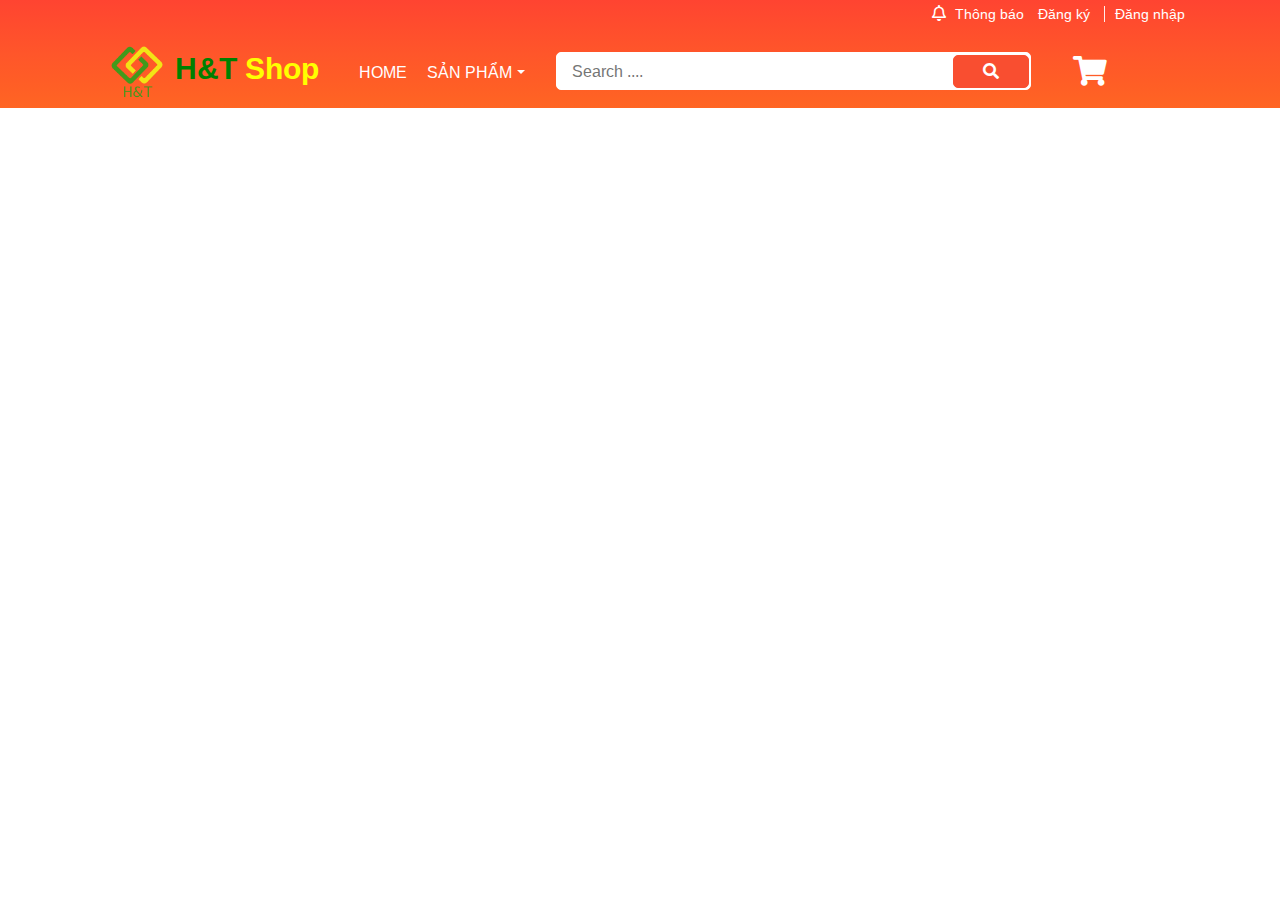
<file: index.html>
<!DOCTYPE html>
<html lang="en">

<head>
    <meta charset="UTF-8">
    <meta name="viewport" content="width=device-width, initial-scale=1.0">
    <meta http-equiv="X-UA-Compatible" content="ie=edge">
    <title>Shop!!!!</title>
    <link rel="stylesheet" href="https://maxcdn.bootstrapcdn.com/bootstrap/4.4.1/css/bootstrap.min.css">
    <link rel="stylesheet" href="https://cdnjs.cloudflare.com/ajax/libs/font-awesome/5.11.2/css/all.css">
    <link rel="stylesheet" href="CSS/style.css">
</head>

<body>
    <!--Header-start-->
    <header class="fixed-top">
        
        <div class="container">
            <!--Header-top-->
            <div class="d-flex justify-content-end">
                <ul class="header-top-right">
                    <li class="header-top-right-notification">
                        <a href="">
                            <i class="far fa-bell"></i> Thông báo
                        </a>
                        <div class="header-top-right-show-notification">
                            <div class="header-top-right-show-notification-detail">
                                <img src="img/notification.png" alt="" width="100px" height="100px">
                                <p>Đăng nhập để xem thông báo</p>
                            </div>
                        </div>
                    </li>
                    <li>
                        <a href="">Đăng ký</a>
                    </li>
                    <li>
                        <a class="header-top-right-signin" href="">Đăng nhập</a>
                    </li>
                </ul>
            </div>

            <!--Header-botton-->
            <div class="row">
                <!--Header-botton-logo-->
                <div class="col-md-3 header-botton-logo">
                    <img src="img/logo.png" alt="" width="60px" height="60px">
                    <span style="color: green;">H&T</span>
                    <Span style="color: yellow;">Shop</Span>
                </div>

                <!--Header-botton-menu-->
                <div class="col-md-2 header-botton-menu">
                    <li><a href="">HOME</a></li>
                    <li class="nav-item submenu dropdown ">
                        <a href="#" class="nav-link dropdown-toggle" data-toggle="dropdown" role="button"
                            aria-haspopup="true" aria-expanded="false">SẢN PHẨM</a>
                        <!--Header-botton-menu-mega-->
                        <ul class="dropdown-menu header-botton-menu-category">
                            <li class="nav-item "><a class="nav-link" href="">Smart Phones </a>
                                <ul>
                                    <li class="nav-item "><a class="nav-link" href="">Xiaomi</a></li>
                                    <li class="nav-item "><a class="nav-link" href="">Samsung</a></li>
                                    <li class="nav-item "><a class="nav-link" href="">Iphone</a></li>
                                </ul>
                            </li>
                            <li class="nav-item "><a class="nav-link" href="">Headphones</a>
                                <ul>
                                    <li class="nav-item "><a class="nav-link" href="">Sony</a></li>
                                    <li class="nav-item "><a class="nav-link" href="">Xiaomi</a></li>
                                </ul>
                            </li>
                            <li class="nav-item "><a class="nav-link" href="">Speaker</a>
                                <ul>
                                    <li class="nav-item "><a class="nav-link" href="">Sony</a></li>
                                </ul>
                            </li>
                        </ul>
                    </li>
                </div>

                <!--Header-botton-search-->
                <div class="col-md-5 header-botton-search">
                    <div class="header-botton-search-main">
                        <form action="" class="form-search">
                            <input type="text" class="input-search" placeholder="Search ....">
                        </form>
                    </div>
                    <button>
                        <i class="fas fa-search" aria-hidden="true"></i>
                    </button>
                </div>
                <!--Header-booton-shopping-cart-->
                <div class="col-md-1 header-botton-shopping-cart">
                    <a href="">
                        <i class="fas fa-shopping-cart"></i>
                    </a>
                    <!--Header-booton-shopping-cart-show-->
                    <div class="header-botton-shopping-cart-show">
                        <img src="img/shopping_card.png" alt="" width="100px" height="100px">
                        <p>Đăng nhập để xem thông báo</p>
                    </div>
                </div>
            </div>
    </header>
    <!--Header-end-->
    <footer>

    </footer>
    <!-- JS -->
    <!-- jQuery library -->
    <script src="https://ajax.googleapis.com/ajax/libs/jquery/3.4.1/jquery.min.js"></script>

    <!-- Popper JS -->
    <script src="https://cdnjs.cloudflare.com/ajax/libs/popper.js/1.16.0/umd/popper.min.js"></script>

    <!-- Latest compiled JavaScript -->
    <script src="https://maxcdn.bootstrapcdn.com/bootstrap/4.4.1/js/bootstrap.min.js"></script>
</body>

</html>
</file>
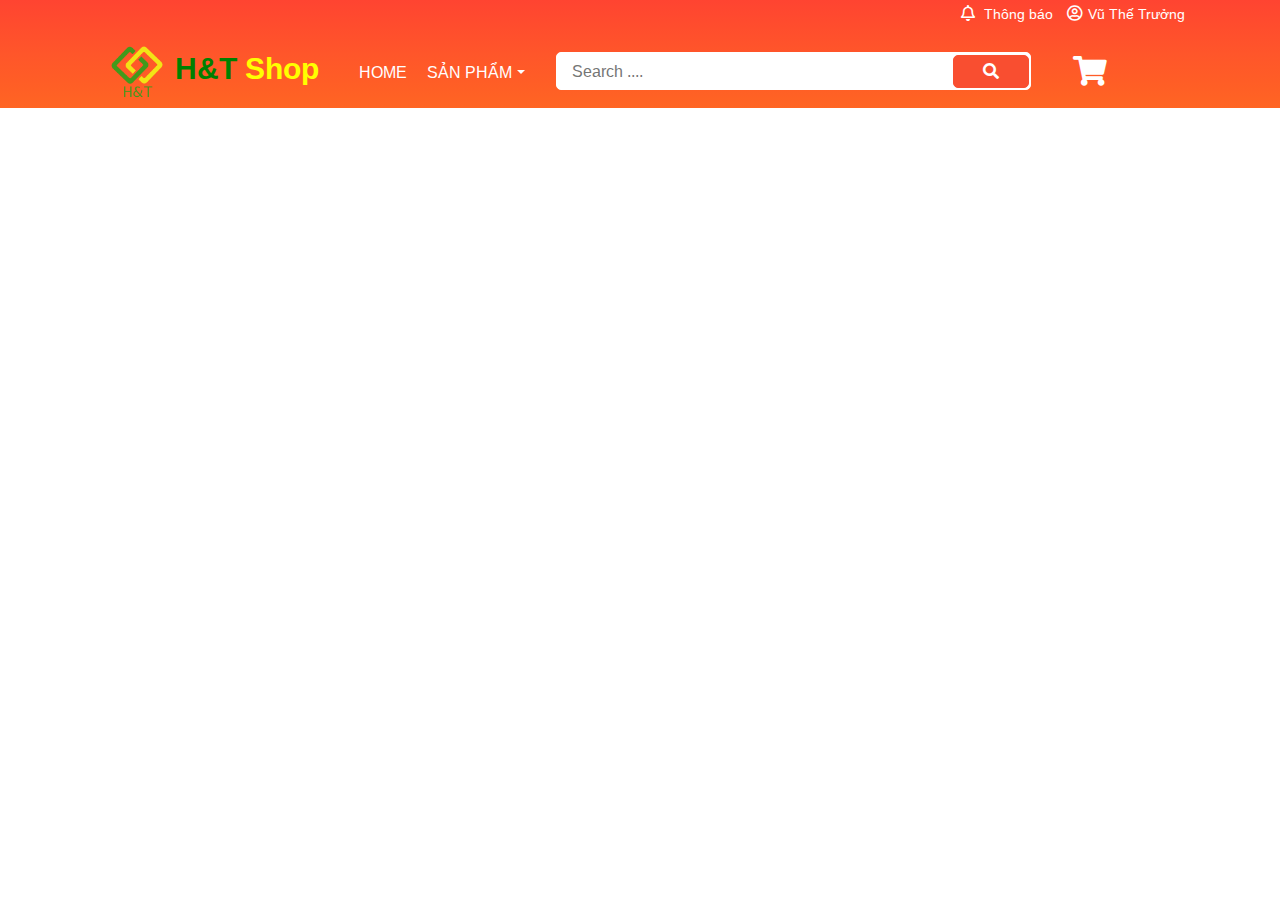
<file: product_details.html>
<!DOCTYPE html>
<html lang="en">

<head>
    <meta charset="UTF-8">
    <meta name="viewport" content="width=device-width, initial-scale=1.0">
    <meta http-equiv="X-UA-Compatible" content="ie=edge">
    <title>Chi tiết sản phẩm</title>
    <link rel="stylesheet" href="https://maxcdn.bootstrapcdn.com/bootstrap/4.4.1/css/bootstrap.min.css">
    <link rel="stylesheet" href="https://cdnjs.cloudflare.com/ajax/libs/font-awesome/5.11.2/css/all.css">
    <link rel="stylesheet" href="CSS/style.css">
    <link rel="stylesheet" href="CSS/style_product_detail.css">
</head>

<body>
    <!--Header-start-->
    <header class="fixed-top">
        <div class="container">
            <!--Header-top-->
            <div class="d-flex justify-content-end">
                <ul class="header-top-right">
                    <li class="header-top-right-notification">
                        <a href="">
                            <i class="far fa-bell"></i> Thông báo
                        </a>
                        <div class="header-top-right-show-notification">
                            <div class="header-top-right-show-notification-detail">
                                <img src="img/notification.png" alt="" width="100px" height="100px">
                                <p>Đăng nhập để xem thông báo</p>
                            </div>
                        </div>
                    </li>
                    <li class="header-top-right-account">
                        <a href=""><i class="far fa-user-circle"></i>Vũ Thế Trưởng</a>
                        <div class="header-top-right-account-funtion">
                            <ul class="header-top-right-account-funtion-detail">
                                <li><a href="">Tài Khoản</a></li>
                                <li><a href="">Đơn mua</a></li>
                                <li><a href="" style="color: #3498db;">Đăng xuất</a></li>
                            </ulclass="header-top-right-account-funtion">
                        </div>
                    </li>
                </ul>
            </div>
            <!--Header-botton-->
        <div class="row">
            <!--Header-botton-logo-->
            <div class="col-md-3 header-botton-logo">
                <img src="img/logo.png" alt="" width="60px" height="60px">
                <span style="color: green;">H&T</span>
                <Span style="color: yellow;">Shop</Span>
            </div>

            <!--Header-botton-menu-->
            <div class="col-md-2 header-botton-menu">
                <li><a href="">HOME</a></li>
                <li class="nav-item submenu dropdown ">
                    <a href="#" class="nav-link dropdown-toggle" data-toggle="dropdown" role="button"
                        aria-haspopup="true" aria-expanded="false">SẢN PHẨM</a>
                    <!--Header-botton-menu-mega-->
                    <ul class="dropdown-menu header-botton-menu-category">
                        <li class="nav-item "><a class="nav-link" href="">Smart Phones </a>
                            <ul>
                                <li class="nav-item "><a class="nav-link" href="">Xiaomi</a></li>
                                <li class="nav-item "><a class="nav-link" href="">Samsung</a></li>
                                <li class="nav-item "><a class="nav-link" href="">Iphone</a></li>
                            </ul>
                        </li>
                        <li class="nav-item "><a class="nav-link" href="">Headphones</a>
                            <ul>
                                <li class="nav-item "><a class="nav-link" href="">Sony</a></li>
                                <li class="nav-item "><a class="nav-link" href="">Xiaomi</a></li>
                            </ul>
                        </li>
                        <li class="nav-item "><a class="nav-link" href="">Speaker</a>
                            <ul>
                                <li class="nav-item "><a class="nav-link" href="">Sony</a></li>
                            </ul>
                        </li>
                    </ul>
                </li>
            </div>

            <!--Header-botton-search-->
            <div class="col-md-5 header-botton-search">
                <div class="header-botton-search-main">
                    <form action="" class="form-search">
                        <input type="text" class="input-search" placeholder="Search ....">
                    </form>
                </div>
                <button>
                    <i class="fas fa-search" aria-hidden="true"></i>
                </button>
            </div>
            <!--Header-booton-shopping-cart-->
            <div class="col-md-1 header-botton-shopping-cart">
                <a href="">
                    <i class="fas fa-shopping-cart"></i>
                </a>
                <!--Header-booton-shopping-cart-show-->
                <div class="header-botton-shopping-cart-show">
                    <img src="img/shopping_card.png" alt="" width="100px" height="100px">
                    <p>Đăng nhập để xem thông báo</p>
                </div>
            </div>
        </div>
    </header>
    <!--Header-end-->
    <!--Main-start-->
    <div class="container">

    </div>
    <!--Manin-end-->
    <footer>

    </footer>
    <!-- JS -->
    <!-- jQuery library -->
    <script src="https://ajax.googleapis.com/ajax/libs/jquery/3.4.1/jquery.min.js"></script>

    <!-- Popper JS -->
    <script src="https://cdnjs.cloudflare.com/ajax/libs/popper.js/1.16.0/umd/popper.min.js"></script>

    <!-- Latest compiled JavaScript -->
    <script src="https://maxcdn.bootstrapcdn.com/bootstrap/4.4.1/js/bootstrap.min.js"></script>
</body>

</html>
</file>
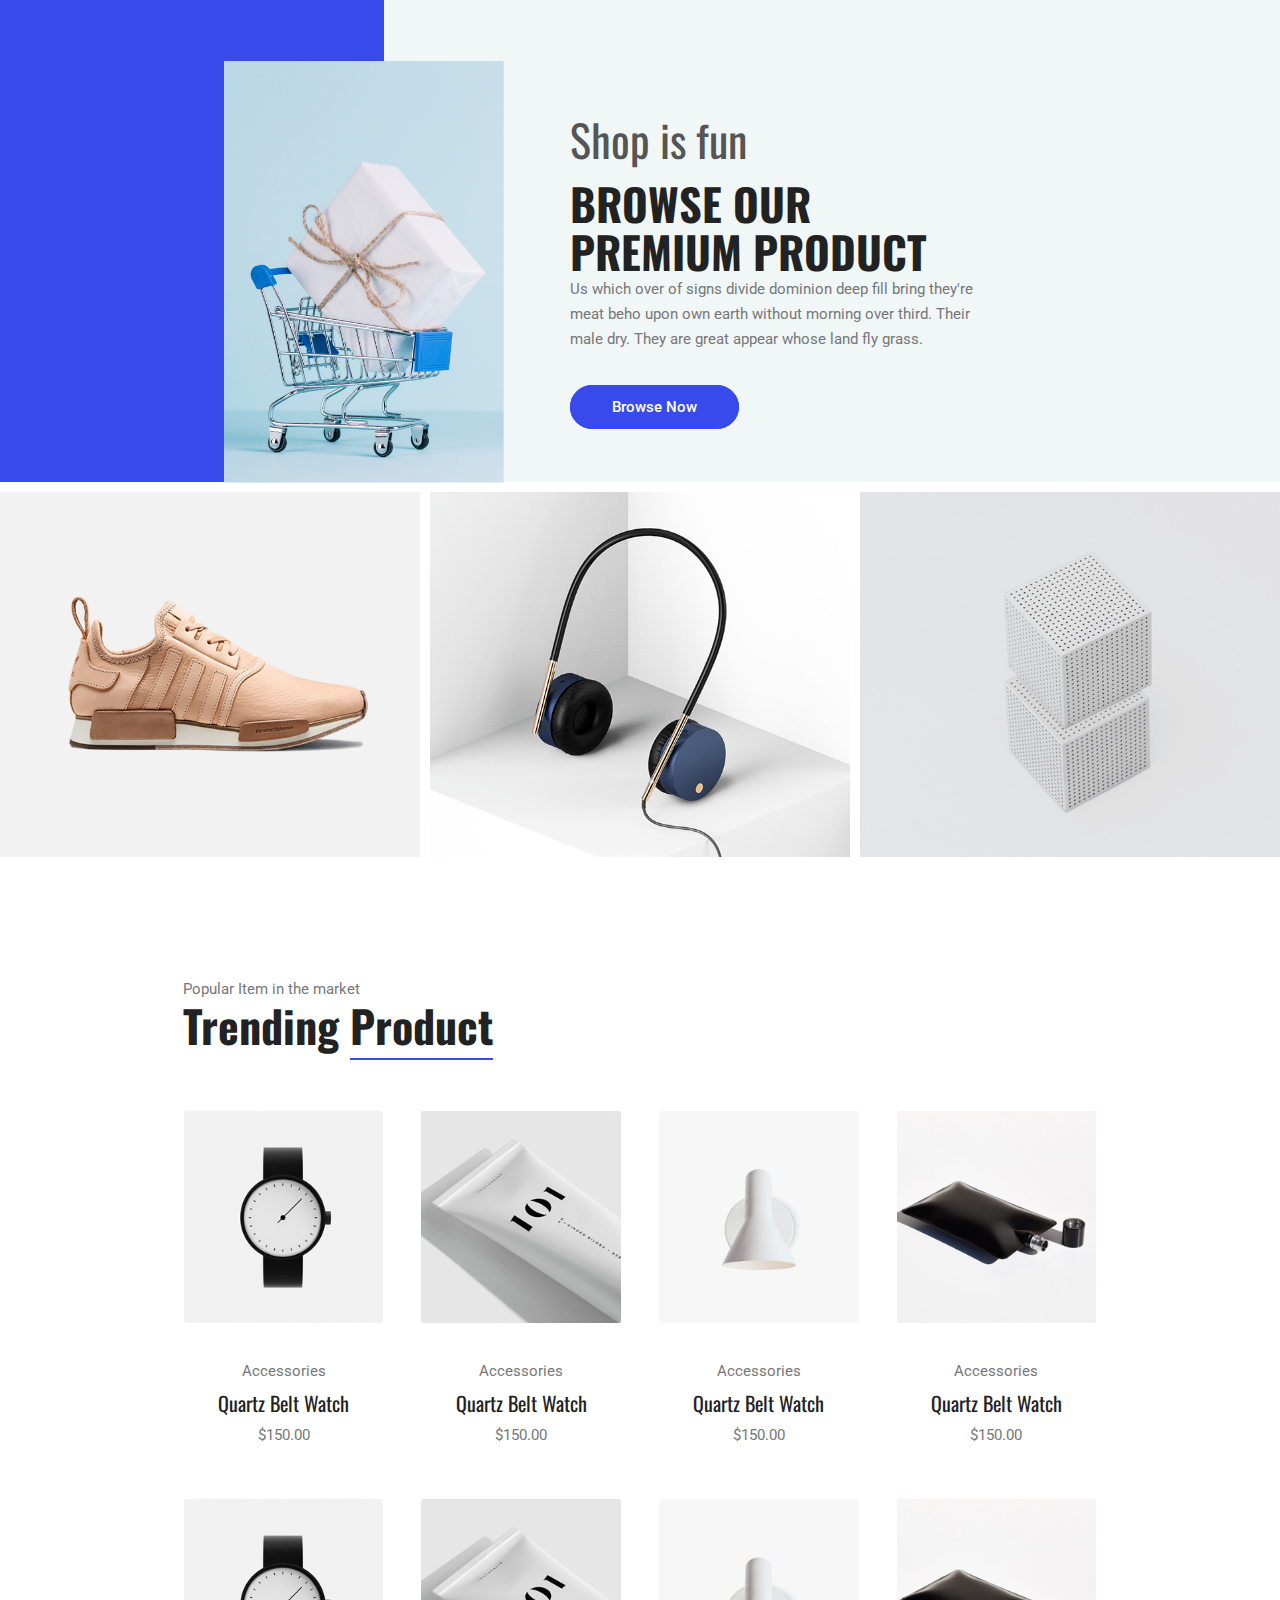
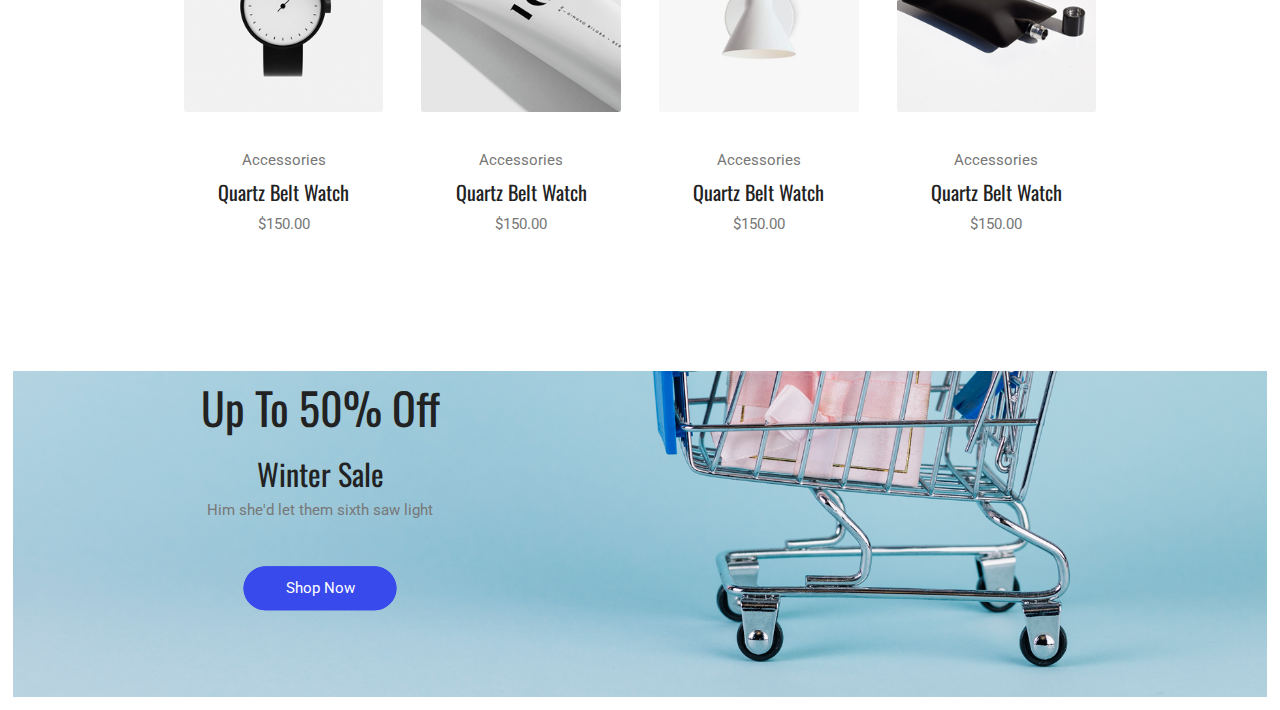
<file: hoang/main.html>
<!DOCTYPE html>
<html lang="en">

<head>
    <meta charset="UTF-8">
    <meta name="viewport" content="width=device-width, initial-scale=1.0">
    <meta http-equiv="X-UA-Compatible" content="ie=edge">
    <link rel="stylesheet" href="main.css">
    <link rel="stylesheet" href="https://use.fontawesome.com/releases/v5.11.2/css/all.css">
    <title>Main</title>
</head>

<body>
    <div class="main">

        <div class="banner">
            <div class="content-banner">
                <div class="content-banner-img">
                    <img src="img/hero-banner.webp">
                </div>
                <div class="content-banner-text">
                    <h3>Shop is fun</h3>
                    <h1>BROWSE OUR PREMIUM PRODUCT</h1>
                    <p>Us which over of signs divide dominion deep fill
                        bring they're meat beho upon own earth without morning over third.
                        Their male dry. They are great appear whose land fly grass.</p>
                    <a href="" class="button">Browse Now</a>
                </div>
            </div>
        </div>

        <div class="carousel-product">
            <div class="carousel-product-item carousel-product-item1">
                <img src="img/hero-slide1.png">
                <a href="">
                    <h3>Wireless Headphone</h3>
                    <p>Accessories Item</p>
                </a>
            </div>
            <div class="carousel-product-item carousel-product-item2">
                <img src="img/hero-slide2.png">
                <a href="">
                    <h3>Wireless Headphone</h3>
                    <p>Accessories Item</p>
                </a>
            </div>
            <div class="carousel-product-item carousel-product-item3">
                <img src="img/hero-slide3.png">
                <a href="">
                    <h3>Wireless Headphone</h3>
                    <p>Accessories Item</p>
                </a>
            </div>
        </div>

        <div class="trending-product">
            <div class="trending-product-intro">
                <p>Popular Item in the market</p>
                <h2>Trending
                    <span>Product</span>
                </h2>
            </div>
            <div class="row-product">

                <div class="item-product">
                    <div class="item-product-img">
                        <img src="img/product1.png" alt="">
                        <div class="item-product-img-overlay">
                            <button class="item-product-img-overlay-icon">
                                <i class="fas fa-search"></i>
                            </button>
                            <button class="item-product-img-overlay-icon">
                                <i class="fas fa-shopping-cart"></i>
                            </button>
                            <button class="item-product-img-overlay-icon">
                                <i class="far fa-heart"></i>
                            </button>
                        </div>
                    </div>
                    <div class="item-product-text">
                        <p>Accessories</p>
                        <h4>
                            <a href="">Quartz Belt Watch</a>
                        </h4>
                        <p>$150.00</p>
                    </div>
                </div>
                <div class="item-product">
                    <div class="item-product-img">
                        <img src="img/product2.png" alt="">
                        <div class="item-product-img-overlay">
                            <button class="item-product-img-overlay-icon">
                                <i class="fas fa-search"></i>
                            </button>
                            <button class="item-product-img-overlay-icon">
                                <i class="fas fa-shopping-cart"></i>
                            </button>
                            <button class="item-product-img-overlay-icon">
                                <i class="far fa-heart"></i>
                            </button>
                        </div>
                    </div>
                    <div class="item-product-text">
                        <p>Accessories</p>
                        <h4>
                            <a href="">Quartz Belt Watch</a>
                        </h4>
                        <p>$150.00</p>
                    </div>
                </div>
                <div class="item-product">
                    <div class="item-product-img">
                        <img src="img/product3.png" alt="">
                        <div class="item-product-img-overlay">
                            <button class="item-product-img-overlay-icon">
                                <i class="fas fa-search"></i>
                            </button>
                            <button class="item-product-img-overlay-icon">
                                <i class="fas fa-shopping-cart"></i>
                            </button>
                            <button class="item-product-img-overlay-icon">
                                <i class="far fa-heart"></i>
                            </button>
                        </div>
                    </div>
                    <div class="item-product-text">
                        <p>Accessories</p>
                        <h4>
                            <a href="">Quartz Belt Watch</a>
                        </h4>
                        <p>$150.00</p>
                    </div>
                </div>
                <div class="item-product">
                    <div class="item-product-img">
                        <img src="img/product4.png" alt="">
                        <div class="item-product-img-overlay">
                            <button class="item-product-img-overlay-icon">
                                <i class="fas fa-search"></i>
                            </button>
                            <button class="item-product-img-overlay-icon">
                                <i class="fas fa-shopping-cart"></i>
                            </button>
                            <button class="item-product-img-overlay-icon">
                                <i class="far fa-heart"></i>
                            </button>
                        </div>
                    </div>
                    <div class="item-product-text">
                        <p>Accessories</p>
                        <h4>
                            <a href="">Quartz Belt Watch</a>
                        </h4>
                        <p>$150.00</p>
                    </div>
                </div>

                <div class="item-product">
                    <div class="item-product-img">
                        <img src="img/product1.png" alt="">
                        <div class="item-product-img-overlay">
                            <button class="item-product-img-overlay-icon">
                                <i class="fas fa-search"></i>
                            </button>
                            <button class="item-product-img-overlay-icon">
                                <i class="fas fa-shopping-cart"></i>
                            </button>
                            <button class="item-product-img-overlay-icon">
                                <i class="far fa-heart"></i>
                            </button>
                        </div>
                    </div>
                    <div class="item-product-text">
                        <p>Accessories</p>
                        <h4>
                            <a href="">Quartz Belt Watch</a>
                        </h4>
                        <p>$150.00</p>
                    </div>
                </div>
                <div class="item-product">
                    <div class="item-product-img">
                        <img src="img/product2.png" alt="">
                        <div class="item-product-img-overlay">
                            <button class="item-product-img-overlay-icon">
                                <i class="fas fa-search"></i>
                            </button>
                            <button class="item-product-img-overlay-icon">
                                <i class="fas fa-shopping-cart"></i>
                            </button>
                            <button class="item-product-img-overlay-icon">
                                <i class="far fa-heart"></i>
                            </button>
                        </div>
                    </div>
                    <div class="item-product-text">
                        <p>Accessories</p>
                        <h4>
                            <a href="">Quartz Belt Watch</a>
                        </h4>
                        <p>$150.00</p>
                    </div>
                </div>
                <div class="item-product">
                    <div class="item-product-img">
                        <img src="img/product3.png" alt="">
                        <div class="item-product-img-overlay">
                            <button class="item-product-img-overlay-icon">
                                <i class="fas fa-search"></i>
                            </button>
                            <button class="item-product-img-overlay-icon">
                                <i class="fas fa-shopping-cart"></i>
                            </button>
                            <button class="item-product-img-overlay-icon">
                                <i class="far fa-heart"></i>
                            </button>
                        </div>
                    </div>
                    <div class="item-product-text">
                        <p>Accessories</p>
                        <h4>
                            <a href="">Quartz Belt Watch</a>
                        </h4>
                        <p>$150.00</p>
                    </div>
                </div>
                <div class="item-product">
                    <div class="item-product-img">
                        <img src="img/product4.png" alt="">
                        <div class="item-product-img-overlay">
                            <button class="item-product-img-overlay-icon">
                                <i class="fas fa-search"></i>
                            </button>
                            <button class="item-product-img-overlay-icon">
                                <i class="fas fa-shopping-cart"></i>
                            </button>
                            <button class="item-product-img-overlay-icon">
                                <i class="far fa-heart"></i>
                            </button>
                        </div>
                    </div>
                    <div class="item-product-text">
                        <p>Accessories</p>
                        <h4>
                            <a href="">Quartz Belt Watch</a>
                        </h4>
                        <p>$150.00</p>
                    </div>
                </div>

            </div>
        </div>

        <div class="slide">
            <img src="img/parallax-bg.png">
            <div class="slide-text">
                <h3>Up To 50% Off</h3>
                <h4>Winter Sale</h4>
                <p>Him she'd let them sixth saw light</p>
                <a href="" class="button">Shop Now</a>
            </div>
        </div>
    </div>
</body>

</html>
</file>
<file: CSS/style.css>
@import url("https://fonts.googleapis.com/css?family=Arimo:400,700");
*{
    margin: 0;
    padding: 0;
    border: 0;
    font-size: 100%;
}
body{
    background: white;
    font-family: 'Arimo', Arial, sans-serif;
    font-size: 16px;
    color:black;
}
li{
    list-style: none;
    display: inline-block;
}
a{
    color: white;
}
a:hover{
    color: white;
    text-decoration: none;
}


/*header*/
header{
    background-image: linear-gradient(to bottom, #ff4431, #ff4d2d, #ff562a, #ff5d26, #ff6523);
    padding-top: 0.3%;
    padding-bottom: 0.5%;
}


/*header-top*/
.header-top-right{
    font-size: 14px;
}
.header-top-right li{
    margin-right: 10px;
}
.header-top-right li a:hover{
    color: rgba(110, 107, 107,0.8);
}
.header-top-right li a i{
    margin-right: 5px;
    font-size: 16px;
}
.header-top-right-signin{
    border-left: rgba(255, 255, 255,0.9) solid 0.5px;
    padding-left: 10px ; 
}
.header-top-right-notification{
    position: relative;
}
.header-top-right-show-notification{
    position: absolute;
    right: 25%;
    bottom: -1100%;
    visibility: hidden;
    transition: 100ms;
    z-index: 5;
}
.header-top-right-show-notification-detail{
    width: 400px;
    background-color: white;
    border: rgba(110, 107, 107,0.5) solid 0.4px;
    border-radius: 2px;
    padding-top: 8%;
    padding-bottom: 8%;
    text-align: center;
}
.header-top-right-show-notification img{
    object-fit: contain;
    margin-bottom: 5%;
}
.header-top-right-show-notification p{
    font-size: 16px;
}
.header-top-right-notification:hover .header-top-right-show-notification{
    color: black;
    display: block;
    visibility: visible;
}


/*header-botton*/

/*header-botton-logo*/
.header-botton-logo{
    font-size: 30px;
    font-weight: bold;
    text-align: center;
}


/*header-botton-menu*/
.header-botton-menu{
    text-align: center;
    font-size: 16px;
    padding-top: 1%;
    padding-right: 1%;
    padding-left: 0;
    padding-right: 0;
}
/*header-botton-menu-mega-after-event*/
.show{
    display: inline-block!important;

}
.show a{
    color: white!important;
    text-decoration: none!important;
}
.show ul li a{
    color: black!important;
    text-decoration: none!important;
}


/*header-botton-menu-mega*/
.header-botton-menu-category{
    margin-top: 20%;
}
.header-botton-menu-category li{
    width: 100%;
    position: relative;
}
.header-botton-menu-category li ul{
    background: white;
    border: rgba(110, 107, 107,0.5) solid 0.5px;
    border-radius: 5px;
    opacity: 0;
    visibility: hidden;
    transition: 30ms;
    z-index: 999;
    position: absolute;
    left: 101%;
    top: 0%;
    height: 100%;
    list-style: none;
    width: 100%;
    height: auto;
    padding:0;
}
.header-botton-menu-category li:hover ul{
    display: block;
    opacity: 1;
    visibility: visible;
}
.header-botton-menu-category li ul li{
    font-size: 15px;
    height: 100%;
    width: 100%;
    padding: 3px 20px;
}
.header-botton-menu-category li ul li:hover{
    background: rgba(0,0,0,0.1);
    width: 100%;
}


/*header-botton-search*/
.header-botton-search{
    display: flex;
    margin: 1%;
    background-color: white;
    border: white solid 1px;
    border-radius: 5px;
}
.header-botton-search-main{
    width: 100%;
}
.header-botton-search-main form input{
    width: 100%;
    height: 36px;
}
.header-botton-search button{
    background-color: #f94e30;
    width: 20%;
    margin: 0.3%;
    margin-right: -3%;
    border: #f94e30 solid 1px;
    border-radius: 5px;
}
.header-botton-search button i{
    color: white;
}


/*Header-booton-shopping-cart*/
.header-botton-shopping-cart{
    display: inline;
    color: white;
    text-align: center;
    font-size: 30px;
    padding: 0.7%;
    position: relative;
}
.header-botton-shopping-cart:hover .header-botton-shopping-cart-show{
    visibility: visible;   
    display: block;
}
.header-botton-shopping-cart-show{
    background: white;
    border: rgba(0,0,0,0.3) solid 1px;
    position: absolute;
    right: 45%;
    bottom: -340%;
    color: #000;
    font-size: 13px;
    text-align: center;
    visibility: hidden;
    transition: 300ms;
    padding-top: 30%;
    padding-bottom: 30%;
    width: 400px;
    
}
.header-botton-shopping-cart-show img{
    object-fit: contain;
    margin-bottom: 5%;
}
</file>
<file: CSS/style_product_detail.css>
.header-top-right-account{
    position: relative;
}
.header-top-right-account-funtion{
    position: absolute;
    right: 25%;
    bottom: -500%;
    visibility: hidden;
    transition: 100ms;
    z-index: 5;
}
.header-top-right-account-funtion-detail{
    width: 150px;
    background-color: white;
    border: rgba(110, 107, 107,0.5) solid 0.4px;
    border-radius: 2px;
}
.header-top-right-account-funtion-detail li{
    display: block;
    padding-left: 20%;
    padding-top: 3%;
    padding-bottom: 3%;
}
.header-top-right-account-funtion-detail li a{
    color: black;
    font-size: 16px;
    font-weight: 550;
}
.header-top-right-account:hover .header-top-right-account-funtion{
    display: block;
    visibility: visible;
}
.header-top-right-account-funtion-detail li:hover{
    background: rgba(189, 195, 199,0.3);
    width: 100%;
}
.header-top-right-account-funtion-detail li a:hover{
    color: black;
}
</file>
<file: hoang/main.css>
@import "https://fonts.googleapis.com/css?family=Oswald:400,500,600";@import "https://fonts.googleapis.com/css?family=Roboto:400,500";

* {
    box-sizing: border-box;
    margin: 0px auto;
}
body {
    color: #777;
    font-family: roboto,sans-serif;
    font-size: 15px;
    font-weight: 400;
    line-height: 1.667;
    min-width: 100%;
    overflow: auto;
}
a {
    text-decoration: none;
}
h1, h2, h3, h4, h5, h6{
    font-family: oswald,sans-serif !important;
    color: #222;
    line-height: 1.1;
    font-weight: 700;
    font-size: 44px;
}
h4 {
    font-size: 20px;
    font-weight: 400;
}
img {
    width: 100%;
    vertical-align: middle;
}
.button {
    background-color: #384AEB;
    padding: 12px 41px;
    line-height: 50px;
    border: 1px solid #384AEB;
    border-radius: 30px;
    color: white;
    font-weight: 500;
    transition: .4s ease;
}
.button:hover {
    color: initial;
    background-color: initial;
}

/* banner */
.banner {
    background: #f1f6f7;
    margin-bottom: 10px;
    position: relative;
}
.banner::before {
    content: "";
    display: block;
    width: 30%;
    height: 100%;
    background-color: #384AEB;
    position: absolute;
    top: 0;
    left: 0;
}
.content-banner {
    display: flex;
    padding-top: 60px;
    margin: 0px auto;
    width: 65%;
    position: relative;
    align-items: center;
}
.content-banner-img {
    /* line-height: 0px; */
    position: relative;
    top: 1px;
    width: 40%;
}
.content-banner-text {
    position: relative;
    width: 60%;
    margin: 0 8%;
}
.content-banner-text h3 {
    font-weight: 400;
    line-height: 1.3;
    color: #555;
    margin-bottom: 12px;
}
.content-banner-text p {
    margin-bottom: 30px;
}
.content-banner-text button {
    margin-bottom: 15px;
}
/* reponsive */
@media only screen and (max-width: 1100px){
    .banner::before{
        width: 15%;
    }
    .content-banner {
        width: 90%;
    }
    .content-banner-img {
        width:35%;
    }
    .content-banner-text {
        width: 65%;
        margin: 0 4%;
    }
}
@media only screen and (max-width: 600px){
    .banner::before{
        width: 5%;
    }
    .content-banner-img {
        width: 0%;
    }
    .content-banner-text {
        width: 100%;
        margin: 0 2%;
    }
}

/* carousel-product */
.carousel-product {
    display: flex;
    margin-bottom: 120px;
    margin-right: -10px;
}
.carousel-product-item {
    position: relative;
    width: 100%;
    margin-right: 10px;
    /* height: calc((100vw - 16px) / 3 - 20px/3); */
}
.carousel-product-item::after{
    content: "";
    width: 100%;
    height: 60%;
    position: absolute;
    right: 0px;
    bottom: 0px;
    background-color: white;
    opacity: 0;
    transition: .4s ease;
}
.carousel-product-item:hover::after{
    height: 100%;
    opacity: 0.6;
}
.carousel-product-item a{
    position: absolute;
    bottom: 0px;
    left: 0px;
    padding: 4.5% 18% 4.5% 5%;
    background-color: #384AEB;
    color: white;
    transition: .4s ease;
    z-index: 1;
    opacity: 0;
}
.carousel-product-item:hover a{
    opacity: 1;
    bottom: 17%;
}
.carousel-product-item a h3{
    font-size: 20px;
    font-weight: 400;
    color: white;
}
/* reponsive */
@media only screen and (max-width: 600px){
    .carousel-product-item3 {
        display: none;
    }
}


.trending-product {
    margin: 0 14.3% 70px;
}
.trending-product-intro {
    padding-bottom: 60px;
}
.trending-product-intro span{
    border-bottom: 2px solid #384aeb;
}
.row-product {
    display: flex;
    flex-wrap: wrap;
    margin: 0 -2%;
}
.item-product {
    padding: 0 2%;
    width: 25%;
}
.item-product:hover .item-product-img-overlay {
    height: 40%;
    opacity: 1;
    align-items: center;
}
.item-product:hover .item-product-text a {
    color: #384AEB;
}
.item-product-img {
    position: relative;
    vertical-align: bottom;
}
.item-product-img-overlay {
    position: absolute;
    bottom: 0px;
    right: 0px;
    width: 100%;
    height: 20%;
    background-color: rgba(255, 255, 255, 0.5);
    opacity: 0;
    display: flex;
    justify-content: space-around;
    align-items: center;
    padding: 0px 20%;
    transition: .4s ease;
}
.item-product-img-overlay-icon {
    border: 0px;
    width: 40px;
    height: 40px;
    background-color: #8894ff;
    display: flex;
    align-items: center;
    cursor: pointer;
    transition: .4s ease;
}
.item-product-img-overlay-icon:hover {
    background-color: #384aeb;
}
.item-product-img-overlay-icon i{
    color: white;
    font-size: 15px;
}
.item-product-text {
    padding: 2rem;
    padding-bottom: 3rem;
    text-align: center;
}
.item-product-text *{
    line-height: 2rem;
}
.item-product-text a{
    color: #222;
}
/* reponsive */
@media only screen and (max-width:1000px) {
    .item-product {
        width: calc(100%/3);
    }
    .trending-product {
        margin: 0 5% 30px;
    }
}
@media only screen and (max-width:700px) {
    .item-product {
        width: 50%;
    }
    .trending-product {
        margin: 0 2% 10px;
    }
}
@media only screen and (max-width:450px) {
    .item-product {
        width: 100%;
    }
}


.slide {
    width: 100%;
    padding: 1%;
    position: relative;
}
.slide-text {
    position: absolute;
    transform: translate(-50%, -50%);
    top: 40%;
    left: 25%;
    text-align: center;
}
.slide-text *{
    font-weight: 400;
}
.slide-text h3 {
    margin-bottom: 25px;
}
.slide-text h4 {
    font-size: 30px;
    margin-bottom: 8px;
}
.slide-text p {
    margin-bottom: 40px;
}
</file>
